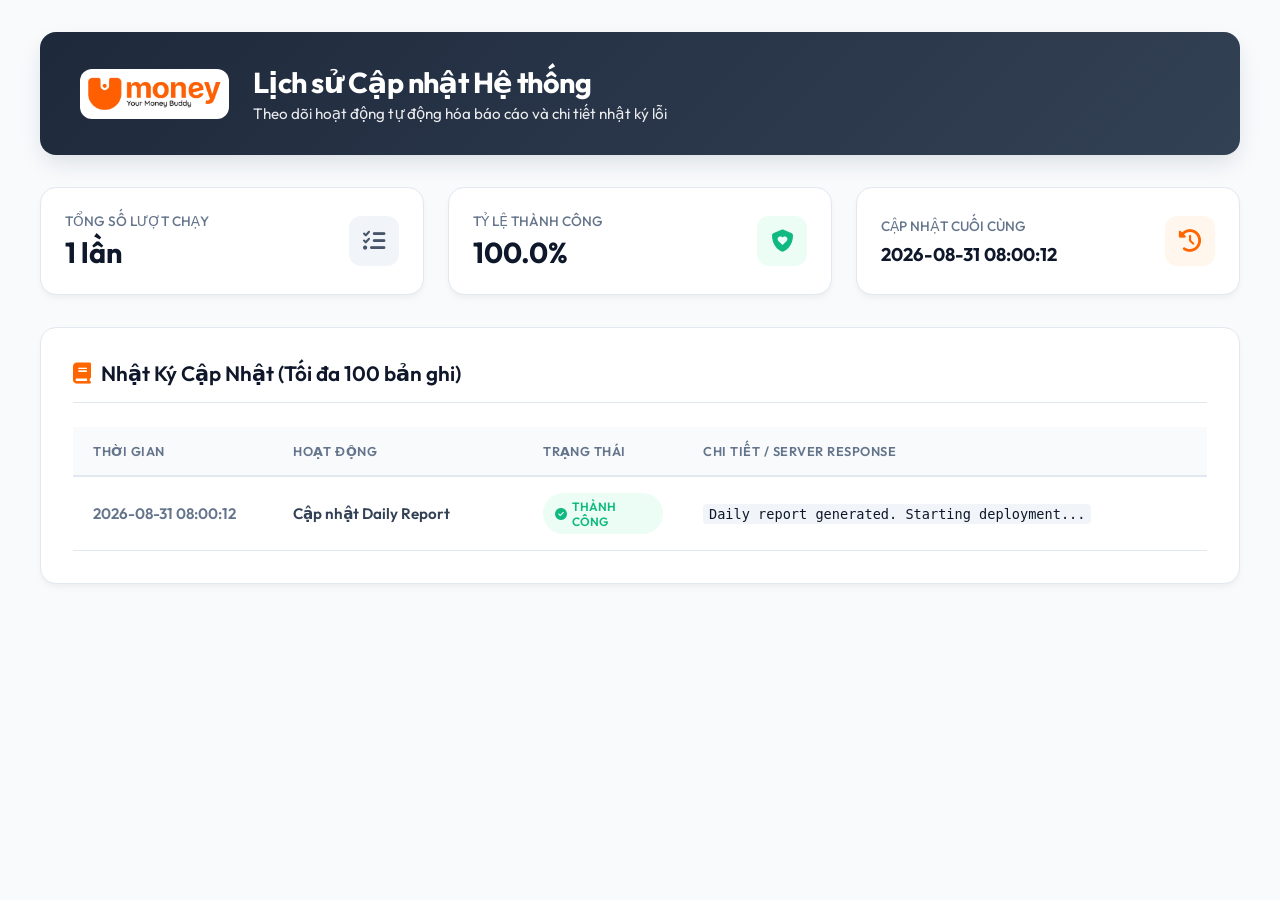
<file: logs.html>
<!DOCTYPE html>
<html lang="vi">
<head>
    <meta charset="UTF-8">
    <meta name="viewport" content="width=device-width, initial-scale=1.0">
    <title>Lịch sử cập nhật báo cáo - Umoney</title>
    <meta name="robots" content="noindex, nofollow">
    <link rel="preconnect" href="https://fonts.googleapis.com">
    <link rel="preconnect" href="https://fonts.gstatic.com" crossorigin>
    <link href="https://fonts.googleapis.com/css2?family=Outfit:wght@300;400;500;600;700&display=swap" rel="stylesheet">
    <link rel="stylesheet" href="https://cdnjs.cloudflare.com/ajax/libs/font-awesome/6.4.0/css/all.min.css">
    <style>
        :root {
            --primary: #ff6600;
            --primary-light: #ffe6d5;
            --primary-hover: #e65c00;
            --bg-dark: #f8fafc;
            --bg-card: #ffffff;
            --text-main: #0f172a;
            --text-muted: #64748b;
            --border: #e2e8f0;
            --success: #10b981;
            --danger: #ef4444;
        }

        * {
            margin: 0;
            padding: 0;
            box-sizing: border-box;
            font-family: 'Outfit', ui-sans-serif, system-ui, sans-serif;
        }

        body {
            background-color: var(--bg-dark);
            color: var(--text-main);
            min-height: 100vh;
            padding: 2rem;
            display: flex;
            flex-direction: column;
            align-items: center;
        }

        .container {
            width: 100%;
            max-width: 1200px;
            display: flex;
            flex-direction: column;
            gap: 2rem;
        }

        /* Header block */
        header {
            background: linear-gradient(135deg, #1e293b, #334155);
            color: white;
            padding: 2rem 2.5rem;
            border-radius: 16px;
            box-shadow: 0 10px 25px -5px rgba(30, 41, 59, 0.15);
            display: flex;
            justify-content: space-between;
            align-items: center;
            flex-wrap: wrap;
            gap: 1.5rem;
        }

        .logo-title {
            display: flex;
            align-items: center;
            gap: 1.5rem;
        }

        .logo-title img {
            height: 50px;
            background: white;
            padding: 6px;
            border-radius: 12px;
            object-fit: contain;
        }

        .title-area h1 {
            font-size: 1.8rem;
            font-weight: 700;
            letter-spacing: -0.5px;
        }

        .title-area p {
            font-size: 0.95rem;
            opacity: 0.9;
            margin-top: 4px;
        }

        /* Stats Grid */
        .stats-grid {
            display: grid;
            grid-template-columns: repeat(auto-fit, minmax(250px, 1fr));
            gap: 1.5rem;
        }

        .stats-card {
            background-color: var(--bg-card);
            border: 1px solid var(--border);
            border-radius: 16px;
            padding: 1.5rem;
            display: flex;
            align-items: center;
            justify-content: space-between;
            box-shadow: 0 4px 6px -1px rgba(0, 0, 0, 0.05);
        }

        .stats-details p {
            font-size: 0.85rem;
            color: var(--text-muted);
            font-weight: 500;
            text-transform: uppercase;
        }

        .stats-details h2 {
            font-size: 1.8rem;
            font-weight: 700;
            margin-top: 4px;
        }

        .stats-icon {
            width: 50px;
            height: 50px;
            border-radius: 12px;
            display: flex;
            align-items: center;
            justify-content: center;
            font-size: 1.4rem;
            background-color: #f1f5f9;
            color: #475569;
        }

        /* Table Block */
        .dashboard-block {
            background-color: var(--bg-card);
            border: 1px solid var(--border);
            border-radius: 16px;
            padding: 2rem;
            box-shadow: 0 4px 6px -1px rgba(0, 0, 0, 0.05);
        }

        .block-header {
            margin-bottom: 1.5rem;
            border-bottom: 1px solid var(--border);
            padding-bottom: 1rem;
        }

        .block-header h2 {
            font-size: 1.3rem;
            font-weight: 600;
            color: var(--text-main);
            display: flex;
            align-items: center;
            gap: 10px;
        }

        /* Table formatting */
        .table-wrapper {
            overflow-x: auto;
        }

        table {
            width: 100%;
            border-collapse: collapse;
            text-align: left;
            font-size: 0.95rem;
        }

        th {
            background-color: #f8fafc;
            color: var(--text-muted);
            font-weight: 600;
            padding: 1rem 1.25rem;
            border-bottom: 2px solid var(--border);
            text-transform: uppercase;
            font-size: 0.8rem;
            letter-spacing: 0.5px;
        }

        td {
            padding: 1rem 1.25rem;
            border-bottom: 1px solid var(--border);
            color: #334155;
            vertical-align: middle;
        }

        tr:hover td {
            background-color: #fafafa;
        }

        .badge {
            display: inline-flex;
            align-items: center;
            gap: 5px;
            padding: 0.35rem 0.75rem;
            border-radius: 30px;
            font-size: 0.75rem;
            font-weight: 600;
        }

        .status-success {
            background-color: #ecfdf5;
            color: var(--success);
        }

        .status-error {
            background-color: #fef2f2;
            color: var(--danger);
        }

        details {
            background: #f8fafc;
            border: 1px solid var(--border);
            border-radius: 6px;
            padding: 6px 10px;
        }

        summary {
            font-weight: 600;
            color: var(--primary);
            cursor: pointer;
            outline: none;
        }

        pre {
            margin-top: 8px;
            background: #1e293b;
            color: #f8fafc;
            padding: 12px;
            border-radius: 6px;
            overflow-x: auto;
            font-family: monospace;
            white-space: pre-wrap;
            max-height: 250px;
        }

        code {
            background: #f1f5f9;
            padding: 2px 6px;
            border-radius: 4px;
            font-family: monospace;
            color: #0f172a;
        }

        @media (max-width: 768px) {
            body {
                padding: 1rem;
            }
            header {
                padding: 1.5rem;
                flex-direction: column;
                align-items: flex-start;
            }
        }
    </style>
</head>
<body>
    <div class="container">
        <!-- HEADER -->
        <header>
            <div class="logo-title">
                <img src="logo-umoney.png" alt="Umoney Logo">
                <div class="title-area">
                    <h1>Lịch sử Cập nhật Hệ thống</h1>
                    <p>Theo dõi hoạt động tự động hóa báo cáo và chi tiết nhật ký lỗi</p>
                </div>
            </div>
        </header>

        <!-- STATS GRID -->
        <div class="stats-grid">
            <div class="stats-card">
                <div class="stats-details">
                    <p>Tổng số lượt chạy</p>
                    <h2>1 lần</h2>
                </div>
                <div class="stats-icon">
                    <i class="fa-solid fa-list-check"></i>
                </div>
            </div>
            <div class="stats-card">
                <div class="stats-details">
                    <p>Tỷ lệ thành công</p>
                    <h2>100.0%</h2>
                </div>
                <div class="stats-icon" style="color:var(--success); background-color:#ecfdf5;">
                    <i class="fa-solid fa-shield-heart"></i>
                </div>
            </div>
            <div class="stats-card">
                <div class="stats-details">
                    <p>Cập nhật cuối cùng</p>
                    <h2 style="font-size:1.15rem; margin-top:8px;">2026-08-31 08:00:12</h2>
                </div>
                <div class="stats-icon" style="color:var(--primary); background-color:#fff7ed;">
                    <i class="fa-solid fa-clock-rotate-left"></i>
                </div>
            </div>
        </div>

        <!-- TABLE BLOCK -->
        <div class="dashboard-block">
            <div class="block-header">
                <h2><i class="fa-solid fa-book" style="color:var(--primary);"></i> Nhật Ký Cập Nhật (Tối đa 100 bản ghi)</h2>
            </div>
            <div class="table-wrapper">
                <table>
                    <thead>
                        <tr>
                            <th style="width:200px;">Thời gian</th>
                            <th style="width:250px;">Hoạt động</th>
                            <th style="width:160px;">Trạng thái</th>
                            <th>Chi tiết / Server Response</th>
                        </tr>
                    </thead>
                    <tbody>
                        
        <tr>
            <td style="font-weight:600; color:var(--text-muted);">2026-08-31 08:00:12</td>
            <td style="font-weight:600;">Cập nhật Daily Report</td>
            <td><span class="badge status-success"><i class="fa-solid fa-circle-check"></i> THÀNH CÔNG</span></td>
            <td style="font-size:0.85rem;"><code>Daily report generated. Starting deployment...</code></td>
        </tr>
        
                    </tbody>
                </table>
            </div>
        </div>
    </div>
</body>
</html>
</file>
